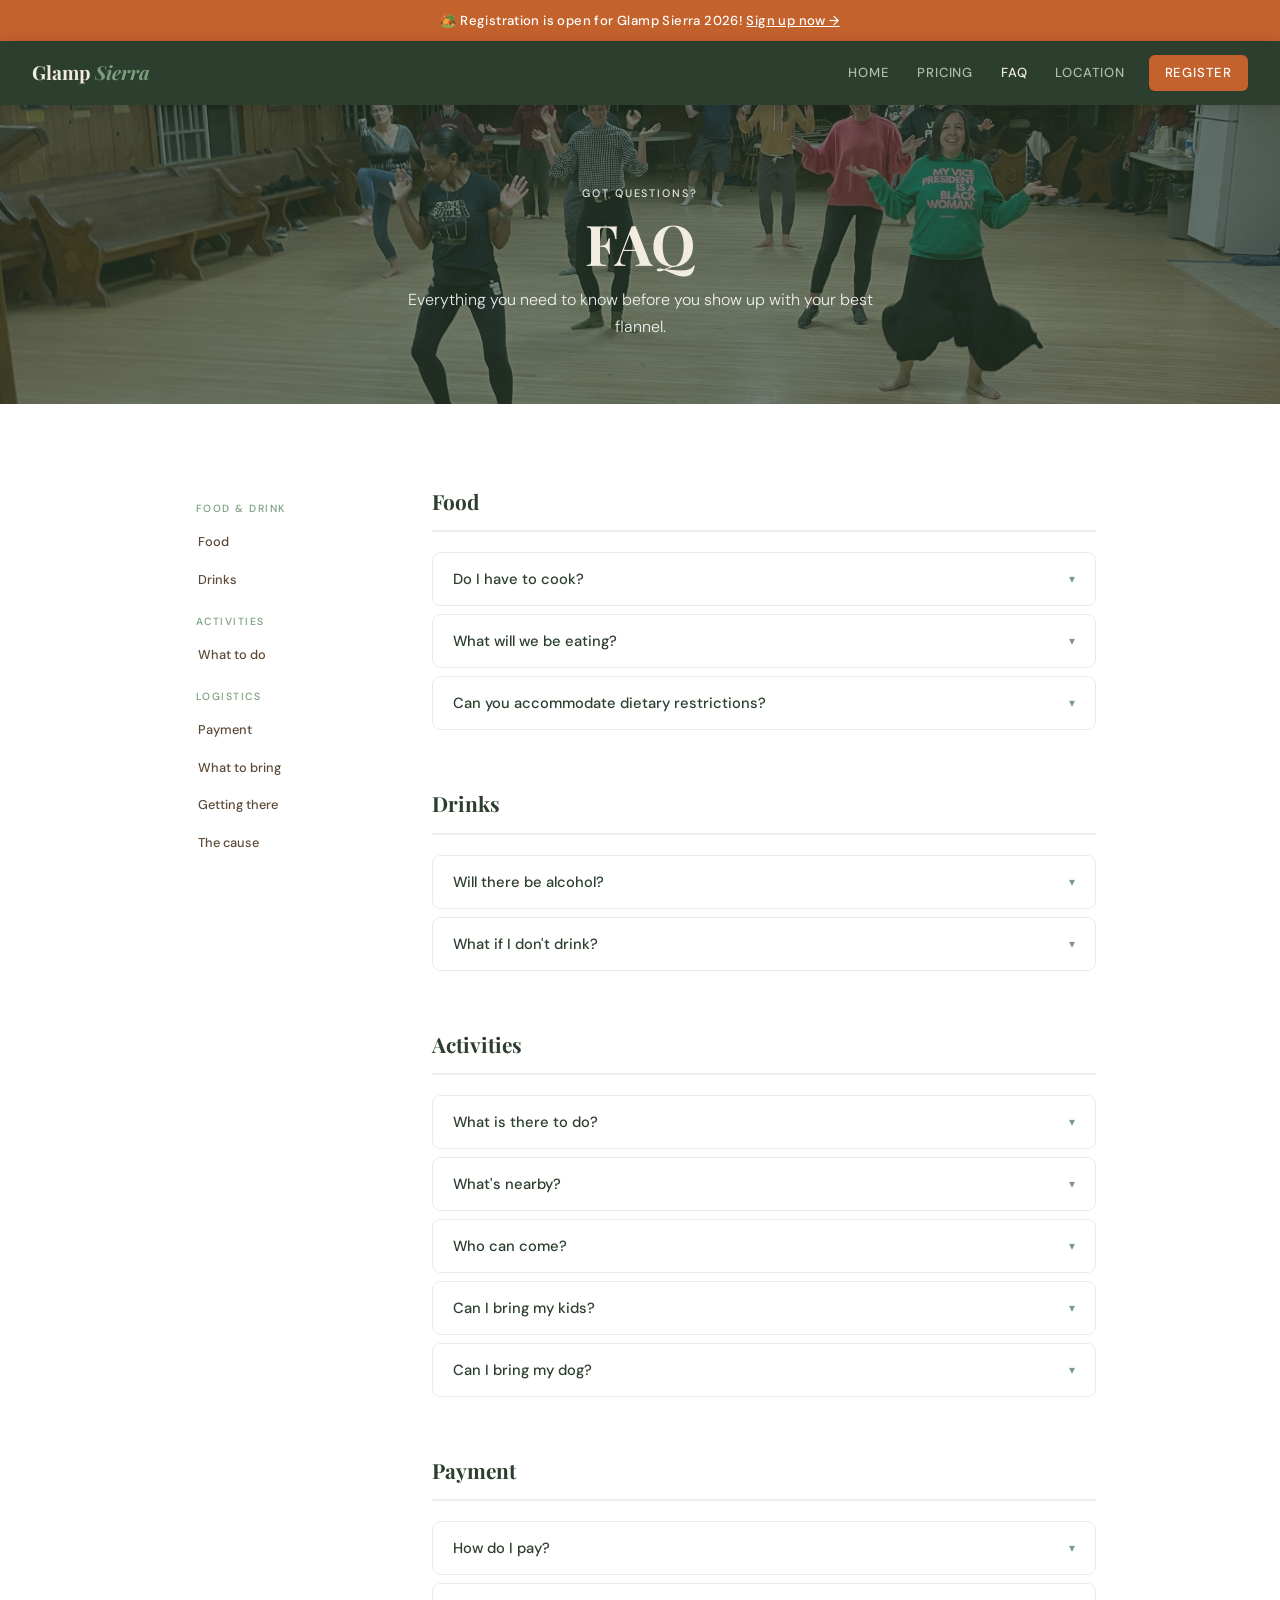
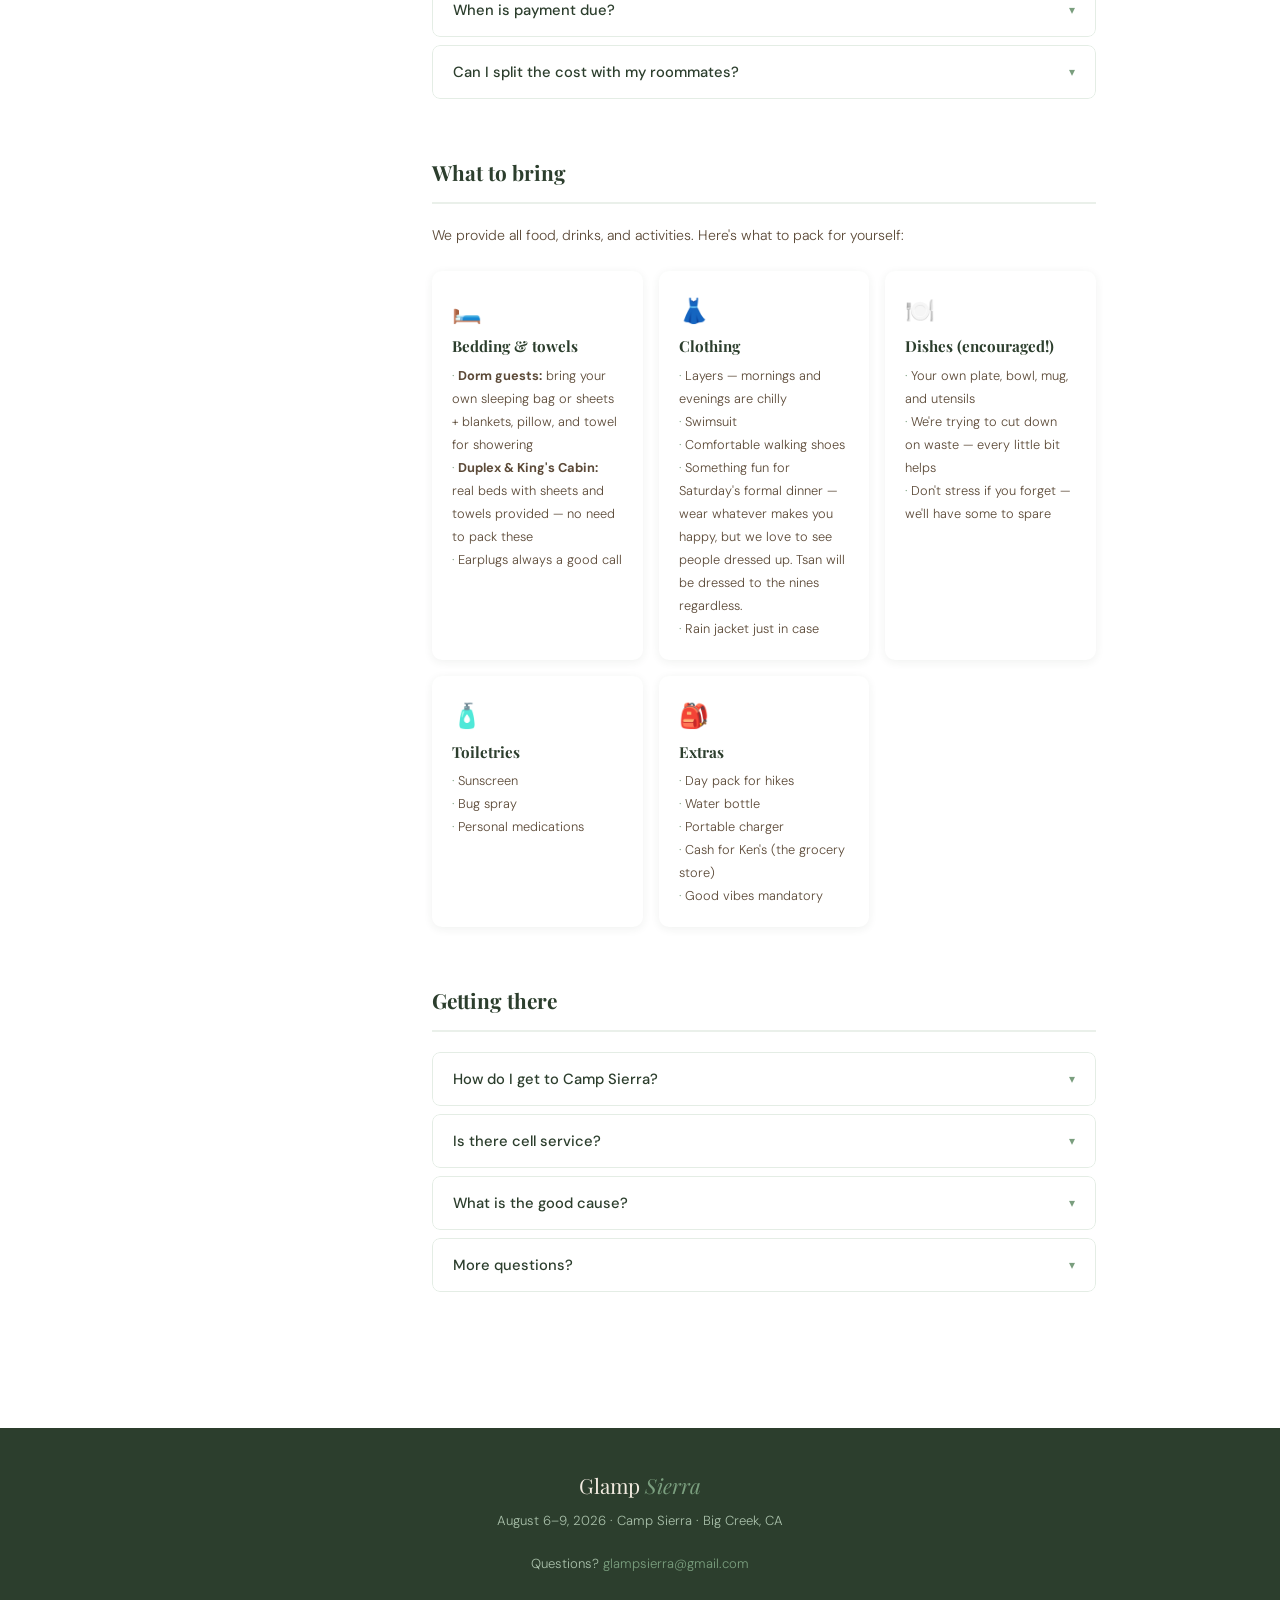
<file: faq.html>
<!DOCTYPE html>
<html lang="en">
<head>
<meta charset="UTF-8">
<link rel="icon" type="image/x-icon" href="favicon.ico">
<link rel="icon" type="image/png" sizes="32x32" href="favicon-32x32.png">
<link rel="icon" type="image/png" sizes="16x16" href="favicon-16x16.png">
<link rel="apple-touch-icon" sizes="180x180" href="apple-touch-icon.png">
<link rel="icon" type="image/png" sizes="192x192" href="android-chrome-192x192.png">
<link rel="icon" type="image/png" sizes="512x512" href="android-chrome-512x512.png">
<meta name="viewport" content="width=device-width, initial-scale=1.0">
<title>FAQ — Glamp Sierra 2026</title>
<!-- Open Graph / iMessage / social preview -->
<!-- 📸 REPLACE the og:image URL below with your actual image URL once uploaded to GitHub -->
<meta property="og:type"        content="website">
<meta property="og:url"         content="https://www.glampsierra.com/faq">
<meta property="og:title"       content="FAQ — Glamp Sierra 2026">
<meta property="og:description" content="Everything you need to know before you show up with your best flannel.">
<meta property="og:image"       content="https://www.glampsierra.com/images/preview.jpeg">
<meta name="twitter:card"       content="summary_large_image">
<meta name="twitter:image"      content="https://www.glampsierra.com/images/preview.jpeg">
<link href="https://fonts.googleapis.com/css2?family=Playfair+Display:ital,wght@0,700;1,400&family=DM+Sans:wght@300;400;500&display=swap" rel="stylesheet">
<link rel="stylesheet" href="shared.css">
<style>
  .page-hero {
  background-image: url('images/dancing.jpeg');
}
.page-hero::before {
  background: rgba(44,62,45,0.65); /* adjust 0–1 for darkness */
}
.faq-layout { display: grid; grid-template-columns: 200px 1fr; gap: 3rem; align-items: start; }
@media (max-width: 700px) { .faq-layout { grid-template-columns: 1fr; } }

.faq-nav { position: sticky; top: 80px; }
.faq-nav a {
  display: block; font-size: 0.8rem; font-weight: 500; color: var(--bark);
  padding: 0.45rem 0.75rem; border-radius: 6px; text-decoration: none;
  border-left: 2px solid transparent; transition: all 0.2s;
  margin-bottom: 0.15rem;
}
.faq-nav a:hover { color: var(--pine); border-left-color: var(--sage); background: var(--mist); }
.faq-nav .faq-nav-section {
  font-size: 0.65rem; font-weight: 500; letter-spacing: 0.14em;
  text-transform: uppercase; color: var(--sage); margin: 1rem 0 0.4rem 0.75rem;
}

.faq-section { margin-bottom: 3.5rem; scroll-margin-top: 80px; }
.faq-section-title {
  font-family: 'Playfair Display', serif; font-size: 1.3rem; font-weight: 700;
  color: var(--pine); margin-bottom: 1.25rem; padding-bottom: 0.75rem;
  border-bottom: 2px solid var(--mist);
}

.faq-item { margin-bottom: 0.5rem; border-radius: 8px; overflow: hidden; }
.faq-q {
  width: 100%; text-align: left; background: var(--white);
  border: 1.5px solid #e4ede5; border-radius: 8px;
  padding: 1rem 1.25rem; font-family: 'DM Sans', sans-serif;
  font-size: 0.92rem; font-weight: 500; color: var(--pine);
  cursor: pointer; display: flex; justify-content: space-between; align-items: center;
  transition: all 0.2s;
}
.faq-q:hover { background: var(--mist); border-color: var(--sage); }
.faq-q.open { background: var(--mist); border-color: var(--pine); border-radius: 8px 8px 0 0; }
.faq-q .chevron { font-size: 0.75rem; transition: transform 0.2s; color: var(--sage); }
.faq-q.open .chevron { transform: rotate(180deg); }
.faq-a {
  display: none; padding: 1rem 1.25rem 1.25rem;
  background: var(--mist); border: 1.5px solid var(--pine);
  border-top: none; border-radius: 0 0 8px 8px;
  font-size: 0.88rem; color: var(--bark); line-height: 1.75;
}
.faq-a.open { display: block; }
.faq-a a { color: var(--ember); }

/* What to bring */
.bring-grid { display: grid; grid-template-columns: repeat(auto-fit, minmax(200px, 1fr)); gap: 1rem; margin-top: 1.25rem; }
.bring-card {
  background: var(--white); border-radius: 10px; padding: 1.25rem;
  box-shadow: 0 2px 10px rgba(44,62,45,0.07);
}
.bring-card .bring-icon { font-size: 1.5rem; margin-bottom: 0.5rem; }
.bring-card h4 { font-family: 'Playfair Display', serif; font-size: 0.95rem; color: var(--pine); margin-bottom: 0.5rem; }
.bring-card ul { list-style: none; font-size: 0.8rem; color: var(--bark); line-height: 1.8; }
.bring-card ul li::before { content: '· '; color: var(--sage); }

@media (max-width: 700px) {
  .faq-nav { display: none; }
  .faq-layout { grid-template-columns: 1fr; }
}

</style>
</head>
<body>

<div class="announce">
  🏕️ Registration is open for Glamp Sierra 2026! <a href="registration.html">Sign up now →</a>
</div>

<nav>
  <a href="index.html" class="nav-logo">Glamp <em>Sierra</em></a>
  <button class="nav-hamburger" onclick="this.nextElementSibling.classList.toggle('open')" aria-label="Menu">
    <span></span><span></span><span></span>
  </button>
  <div class="nav-links">
    <a href="index.html">Home</a>
    <a href="pricing.html">Pricing</a>
    <a href="faq.html" class="active">FAQ</a>
    <a href="location.html">Location</a>
    <a href="registration.html" class="register-link">Register</a>
  </div>
</nav>

<div class="page-hero">
  <span class="eyebrow">Got questions?</span>
  <h1>FAQ</h1>
  <p>Everything you need to know before you show up with your best flannel.</p>
</div>

<section class="section">
  <div class="container">
    <div class="faq-layout">

      <!-- Sidebar nav -->
      <aside class="faq-nav" id="faqNav">
        <div class="faq-nav-section">Food & Drink</div>
        <a href="#food">Food</a>
        <a href="#drinks">Drinks</a>
        <div class="faq-nav-section">Activities</div>
        <a href="#activities">What to do</a>
        <div class="faq-nav-section">Logistics</div>
        <a href="#payment">Payment</a>
        <a href="#bring">What to bring</a>
        <a href="#getting-there">Getting there</a>
        <a href="#getting-there">The cause</a>
      </aside>

      <!-- FAQ content -->
      <div>

        <div class="faq-section" id="food">
          <div class="faq-section-title">Food</div>

          <div class="faq-item">
            <button class="faq-q" onclick="toggleFaq(this)">Do I have to cook? <span class="chevron">▾</span></button>
            <div class="faq-a">Nope, no cooking for you! Meals are provided all weekend (we even like vegans). Most importantly, the coffee will be just as strong.
              <br><br>
              Breakfast and dinner are provided every day — from Thursday dinner through Sunday breakfast. Lunch isn't included since most people head out for day trips, hikes, or boating. That said, we'll have sandwich fixings and snacks out during breakfast so you can throw together a bag lunch before you head out.
            </div>
          </div>

          <div class="faq-item">
            <button class="faq-q" onclick="toggleFaq(this)">What will we be eating? <span class="chevron">▾</span></button>
            <div class="faq-a">It's Glamping, so no beans n' franks. Menu planning is underway, but by popular demand we'll have beignets and coffee for those of you who missed JazzFest. Saturday's formal dinner will feature Italian cheeses to go with some amazing sparkling waters.</div>
          </div>

          <div class="faq-item">
            <button class="faq-q" onclick="toggleFaq(this)">Can you accommodate dietary restrictions? <span class="chevron">▾</span></button>
            <div class="faq-a">Yes! Please note any dietary restrictions or allergies in your registration (vegetarian, gluten-free, shellfish allergy, no red meat, etc.) and we'll make sure you're taken care of.</div>
          </div>
        </div>

        <div class="faq-section" id="drinks">
          <div class="faq-section-title">Drinks</div>

          <div class="faq-item">
            <button class="faq-q" onclick="toggleFaq(this)">Will there be alcohol? <span class="chevron">▾</span></button>
            <div class="faq-a">It's glamping, folks — have you met us?</div>
          </div>

          <div class="faq-item">
            <button class="faq-q" onclick="toggleFaq(this)">What if I don't drink? <span class="chevron">▾</span></button>
            <div class="faq-a">No problem at all — choose the non-alcoholic camp plan ($175/person) and you'll have full access to all meals plus a great selection of non-alcoholic beverages. You'll just save $75 and remember more of the weekend.</div>
          </div>
        </div>

        <div class="faq-section" id="activities">
          <div class="faq-section-title">Activities</div>

          <div class="faq-item">
            <button class="faq-q" onclick="toggleFaq(this)">What is there to do? <span class="chevron">▾</span></button>
            <div class="faq-a">Where do we begin. Besides the normal mountain-y things — hiking, swimming, eating, and drinking — we have a packed-ish schedule, which also includes doing absolutely nothing:
              <br><br>
              <strong>Food & drink events:</strong> Nightly happy hour, a featured tasting on Saturday, and a formalwear Saturday dinner (OK, formal wear is optional and a little dusty, but come on, when’s the last time you got fancy and still smelled pine. 
              <br><br>
              <strong>Activities:</strong> Movie night (last year was “My Cousin Vinny,” but Tsan is still fighting for the Godfather), arts & crafts (knitting class, apron stamping with a carved potato — yes, really), meteor shower watching (three years running, now), floating down Shaver lake, pontoon boat rental on the lake (great for watching Kevin and Molly train for a triathlon from a comfortable seated position, with snacks), a drive and dip Mono Hot Springs, and Professor Noah leading a hike (attendance strongly encouraged for finding your way back to camp afterwards). 
              <br><br>
              Do you feel lucky, punk?  Well, DO ya? Climb Kirhoff Dome.  Feeling plucky, drunk? Try to guess the price of the wine.  Feeling yucky, punk? The mountain air and a dip in the swimming hole will heal ya.
              <br><br>
              Or just grab a map and the car and make your own way.  Huntington Lake is 20 minutes away for sailing and SUPping.  Shaver Lake has everything you need (in fact, their store’s motto is “if we don’t have it, you don’t need it”), and the trails abound.  Bikes welcome.
              <br><br>
              <strong>Folk Dancing:</strong> Thursday night antics in the Rec Hall, with classic instruction from a bona fide teacher.  This year, to coincide with our Margarita Bar, the first dance with be a cumbia.  Can you say “Yolanda?”  I knew you could.  We promise you’ll have fun.
              <br><br>
              <strong>PowerPoint Presentions:</strong> JK.
              <br><br>
              <strong>Games:</strong> We’ve got ‘em.  You play ‘em.   A GLAMP tradition though is Celebrity — our beloved and highly competitive group guessing game, similar to Taboo/Fishbowl. Teams take turns guessing famous names from clues. It's chaotic, it's intense, and it's the source of about 40% of Glamp Sierra's most memorable moments. Rules explained at camp. Jeffery is still not allowed to nominate German royalty from the 18th century. There's also a strong rumor of game night featuring bid whist (Lessons by Lisa), dominoes (Wedel Rules), cribbage, Backgammon tournament [brackets by Kevin], and – as always – full- -contact butterfly wrestling. 
              <br><br>
              <strong>Sunday Morning Sunrise Hike:</strong> Before you hit the road, if there’s interest, we’ll do coffee and beignets at the top of a nearby hill (25 minute hike).  Formal wear optional, but encouraged.  Our pack mules (Tsan and Kevin) will pack in the kitchen and you’ll have fresh doughnuts in the wilderness.  
              <br><br>
              Glamping is a collaborative effort — if you'd like to lead an activity, let us know!
            </div>
          </div>

          <div class="faq-item">
            <button class="faq-q" onclick="toggleFaq(this)">What's nearby? <span class="chevron">▾</span></button>
            <div class="faq-a">Camp Sierra is 8 miles (15 min) from Shaver Lake, which has boat rentals, swimming beaches, and several restaurants and bars. Huntington Lake is 7 miles (25 min) away with swimming and boating. The area has excellent hiking — check the <a href="location.html">Location page</a> for our favorites.</div>
          </div>

          <div class="faq-item">
            <button class="faq-q" onclick="toggleFaq(this)">Who can come? <span class="chevron">▾</span></button>
            <div class="faq-a">Glamp Sierra is open to everyone — returning Glampers, fresh faces, friends, family, coworkers, that person from the farmers market who seems fun. If you know someone who'd love a long weekend in the mountains with great food, great drinks, and great people, bring them. The more the merrier.</div>
          </div>

          <div class="faq-item">
            <button class="faq-q" onclick="toggleFaq(this)">Can I bring my kids? <span class="chevron">▾</span></button>
            <div class="faq-a">Absolutely — kids are welcome! Just know that Glamp Sierra is a self-directed weekend with no structured kids' programming or childcare. It works best for families who are comfortable with their little ones joining the general chaos of adult glamping. Older kids who can hang tend to have a blast.
              <br><br>
              <strong>Kids pricing:</strong> Under 4 are free. Ages 4–12 are $125. Ages 13 and up register at the non-alcoholic camp plan rate ($175). All plans include all meals.
            </div>
          </div>

          <div class="faq-item">
            <button class="faq-q" onclick="toggleFaq(this)">Can I bring my dog? <span class="chevron">▾</span></button>
            <div class="faq-a">Yes, with one condition: dogs are only permitted in the Duplex lodging or King's Cabin. No dogs in the Dorms or tent camping area. Please make sure your pup is well-behaved around other people and clean up after them — we want to keep Camp Sierra's good graces for years to come.</div>
          </div>

        </div>

        <div class="faq-section" id="payment">
          <div class="faq-section-title">Payment</div>

          <div class="faq-item">
            <button class="faq-q" onclick="toggleFaq(this)">How do I pay? <span class="chevron">▾</span></button>
            <div class="faq-a">After you complete registration, you'll see payment instructions for the method you chose: Venmo, Zelle, PayPal (friends &amp; family), or check at camp. For Venmo, PayPal, and Zelle — please send as friends &amp; family to avoid fees. Include your name in the memo so we can match your payment.</div>
          </div>

          <div class="faq-item">
            <button class="faq-q" onclick="toggleFaq(this)">When is payment due? <span class="chevron">▾</span></button>
            <div class="faq-a">We ask that you send payment at your earliest convenience after registering — just don't make us chase you down at camp! 
              <br><br>
              If you have any issues, just reach out at <a href="mailto:glampsierra@gmail.com">glampsierra@gmail.com</a> and we'll work something out.</div>
          </div>

          <div class="faq-item">
            <button class="faq-q" onclick="toggleFaq(this)">Can I split the cost with my roommates? <span class="chevron">▾</span></button>
            <div class="faq-a">Absolutely! You have two options:
              <br><br>
              <strong>Option 1 — Register as a group:</strong> One person registers the whole room, adds all roommates, and pays the full total. You'll then handle collecting from your friends yourself — Venmo requests, the honor system, whatever works for your crew. We trust you.
              <br><br>
              <strong>Option 2 — Register individually:</strong> One person books the room first, then everyone else uses the "Join a reservation" option to add themselves separately. Each person pays their own share directly. Easy, no IOUs required.
              <br><br>
              Up to you!
            </div>
          </div>
        </div>

        <div class="faq-section" id="bring">
          <div class="faq-section-title">What to bring</div>
          <p style="color:var(--bark);font-size:0.88rem;margin-bottom:1.5rem;">We provide all food, drinks, and activities. Here's what to pack for yourself:</p>

          <div class="bring-grid">
            <div class="bring-card">
              <div class="bring-icon">🛏️</div>
              <h4>Bedding & towels</h4>
              <ul>
                <li><strong>Dorm guests:</strong> bring your own sleeping bag or sheets + blankets, pillow, and towel for showering</li>
                <li><strong>Duplex & King's Cabin:</strong> real beds with sheets and towels provided — no need to pack these</li>
                <li>Earplugs always a good call</li>
              </ul>
            </div>
            <div class="bring-card">
              <div class="bring-icon">👗</div>
              <h4>Clothing</h4>
              <ul>
                <li>Layers — mornings and evenings are chilly</li>
                <li>Swimsuit</li>
                <li>Comfortable walking shoes</li>
                <li>Something fun for Saturday's formal dinner — wear whatever makes you happy, but we love to see people dressed up. Tsan will be dressed to the nines regardless.</li>
                <li>Rain jacket just in case</li>
              </ul>
            </div>
            <div class="bring-card">
              <div class="bring-icon">🍽️</div>
              <h4>Dishes (encouraged!)</h4>
              <ul>
                <li>Your own plate, bowl, mug, and utensils</li>
                <li>We're trying to cut down on waste — every little bit helps</li>
                <li>Don't stress if you forget — we'll have some to spare</li>
              </ul>
            </div>
            <div class="bring-card">
              <div class="bring-icon">🧴</div>
              <h4>Toiletries</h4>
              <ul>
                <li>Sunscreen</li>
                <li>Bug spray</li>
                <li>Personal medications</li>
              </ul>
            </div>
            <div class="bring-card">
              <div class="bring-icon">🎒</div>
              <h4>Extras</h4>
              <ul>
                <li>Day pack for hikes</li>
                <li>Water bottle</li>
                <li>Portable charger</li>
                <li>Cash for Ken's (the grocery store)</li>
                <li>Good vibes mandatory</li>
              </ul>
            </div>
          </div>
        </div>

        <div class="faq-section" id="getting-there">
          <div class="faq-section-title">Getting there</div>

          <div class="faq-item">
            <button class="faq-q" onclick="toggleFaq(this)">How do I get to Camp Sierra? <span class="chevron">▾</span></button>
            <div class="faq-a">Camp Sierra is located at 40801 CA-168, Big Creek, CA 93605 in the Sierra Nevada mountains — about 60 miles northeast of Fresno. See the <a href="location.html">Location page</a> for a map and directions.</div>
          </div>

          <div class="faq-item">
            <button class="faq-q" onclick="toggleFaq(this)">Is there cell service? <span class="chevron">▾</span></button>
            <div class="faq-a">Verizon works great, AT&T is decent, and everyone else is on their own. WiFi is available in the lodge buildings. Download your offline maps before you head up the mountain just in case.</div>
          </div>

          <div class="faq-item">
            <button class="faq-q" onclick="toggleFaq(this)">What is the good cause? <span class="chevron">▾</span></button>
            <div class="faq-a">Camp Sierra holds a very special place in the hearts of our organizers Tsan and Molly, who both grew up going to family camp here. In September 2020, the Creek Fire — one of the largest wildfires in California history — started just half a mile from camp. Luckily the majority of camp was spared, but the outdoor chapel burned to the ground and the surrounding area was badly damaged. Camp Sierra is actively rebuilding, and groups like ours renting the facilities make a real difference to their operating budget. We come back every year because we want to make sure this special place sticks around for many more generations to enjoy.
              <br><br>
              You'll notice the burn area as you drive in — but look beyond it, because the wildflowers are beginning to grow back, and it's genuinely beautiful.
            </div>
          </div>

          <div class="faq-item">
            <button class="faq-q" onclick="toggleFaq(this)">More questions? <span class="chevron">▾</span></button>
            <div class="faq-a">Email us at <a href="mailto:glampsierra@gmail.com">glampsierra@gmail.com</a> — we're happy to help.</div>
          </div>
        </div>

      </div>
    </div>
  </div>
</section>

<footer>
  <span class="footer-logo">Glamp <em>Sierra</em></span>
  August 6–9, 2026 · Camp Sierra · Big Creek, CA<br><br>
  Questions? <a href="mailto:glampsierra@gmail.com">glampsierra@gmail.com</a>
</footer>

<script>
function toggleFaq(btn) {
  const answer = btn.nextElementSibling;
  const isOpen = btn.classList.contains('open');
  // close all
  document.querySelectorAll('.faq-q.open').forEach(b => { b.classList.remove('open'); b.nextElementSibling.classList.remove('open'); });
  if (!isOpen) { btn.classList.add('open'); answer.classList.add('open'); }
}
document.querySelectorAll('.nav-links a').forEach(a => {
  a.addEventListener('click', () => document.querySelector('.nav-links').classList.remove('open'));
});
</script>
</body>
</html>
</file>
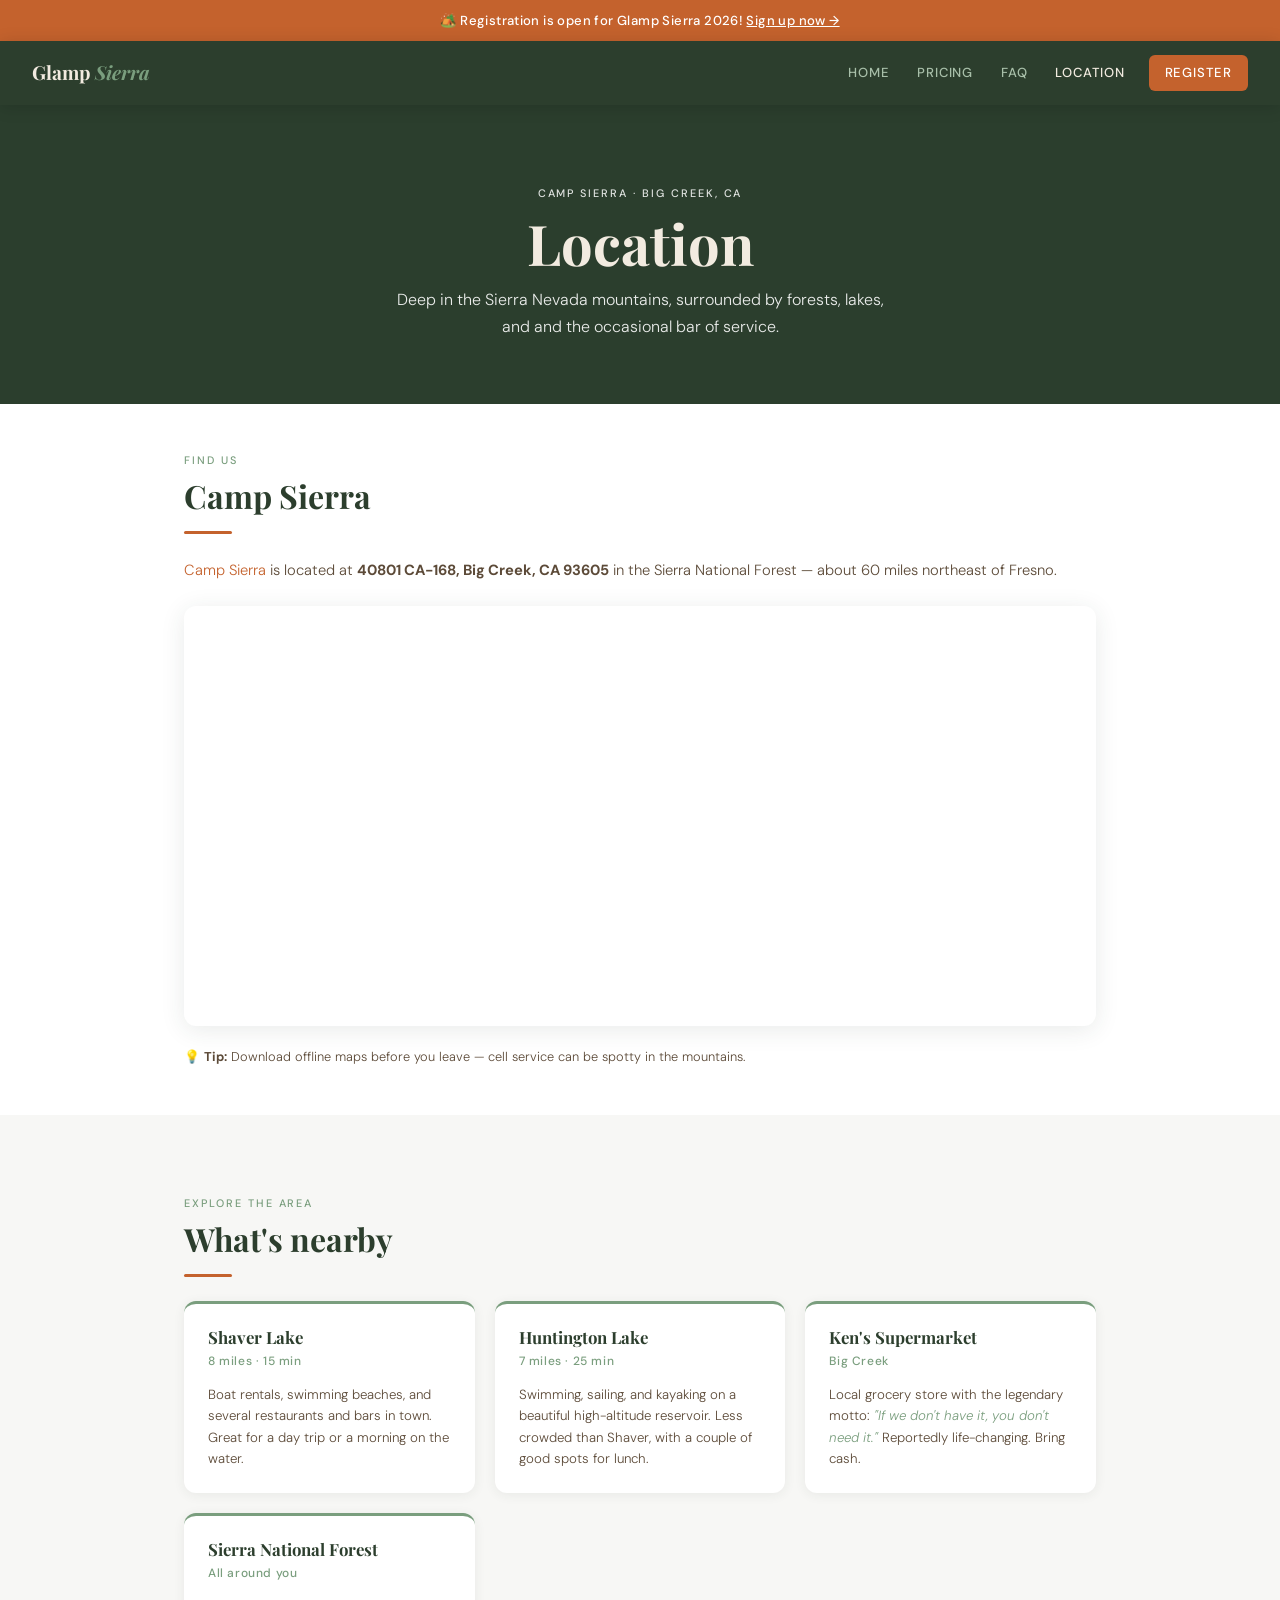
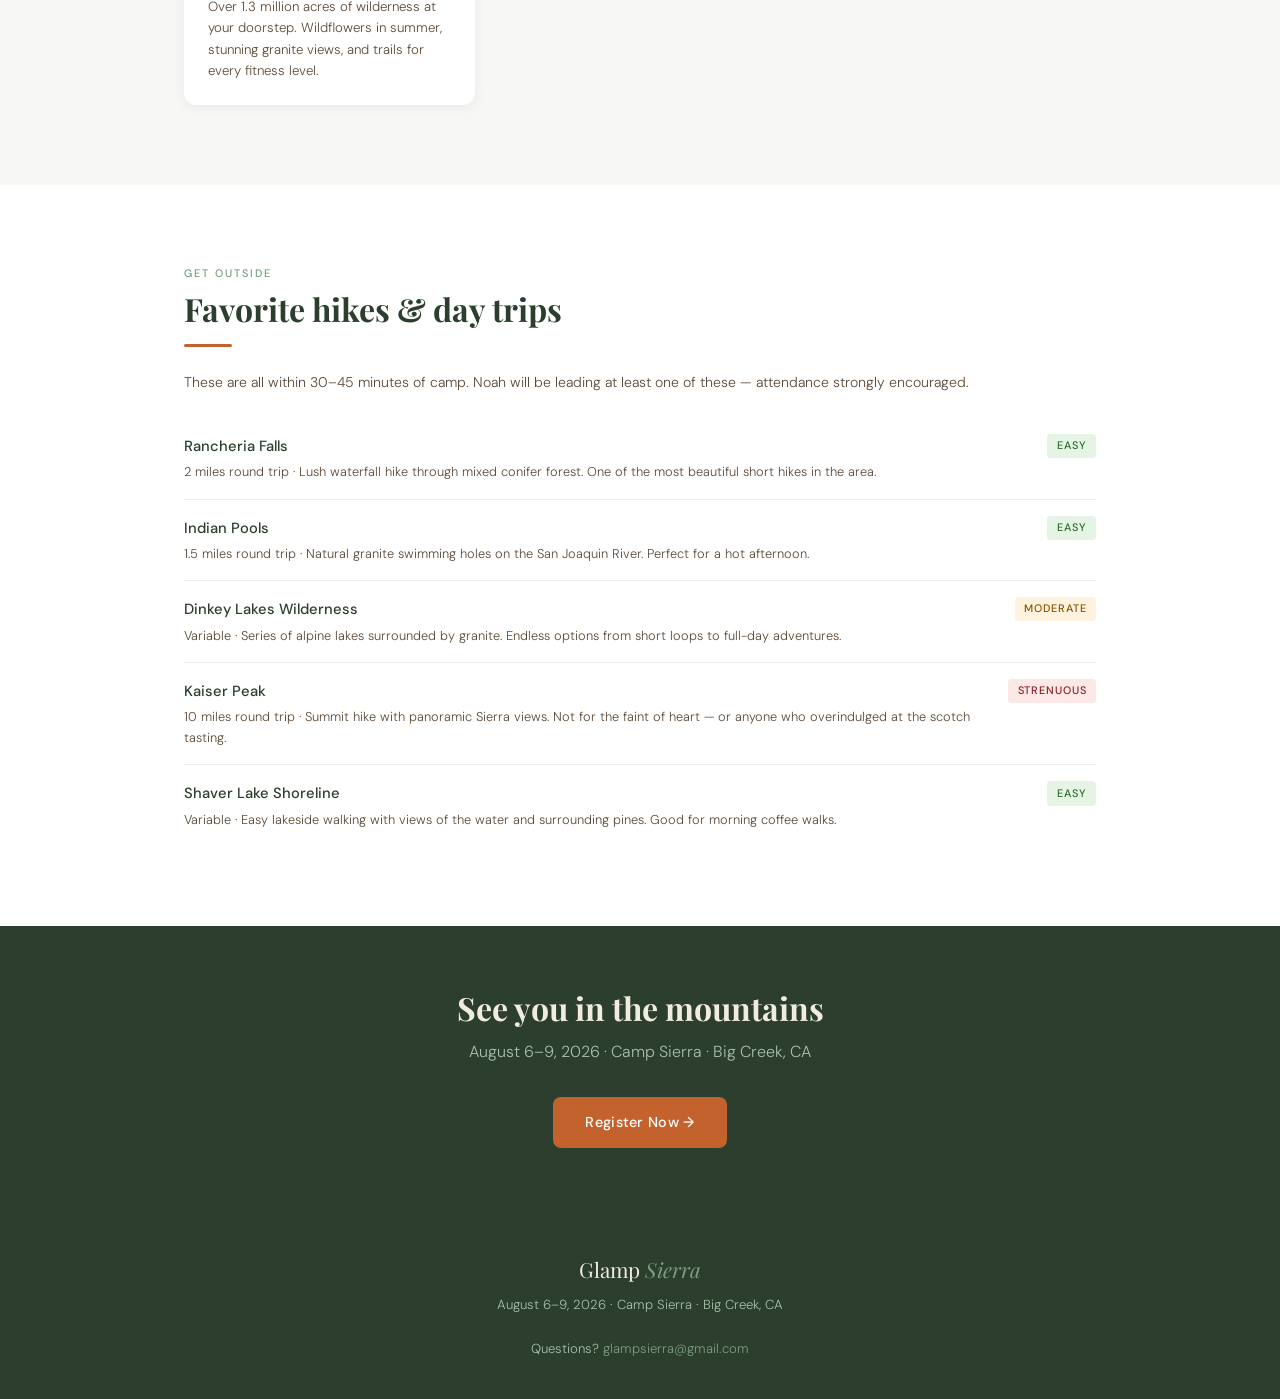
<file: location.html>
<!DOCTYPE html>
<html lang="en">
<head>
<meta charset="UTF-8">
<link rel="icon" type="image/x-icon" href="favicon.ico">
<link rel="icon" type="image/png" sizes="32x32" href="favicon-32x32.png">
<link rel="icon" type="image/png" sizes="16x16" href="favicon-16x16.png">
<link rel="apple-touch-icon" sizes="180x180" href="apple-touch-icon.png">
<link rel="icon" type="image/png" sizes="192x192" href="android-chrome-192x192.png">
<link rel="icon" type="image/png" sizes="512x512" href="android-chrome-512x512.png">
<meta name="viewport" content="width=device-width, initial-scale=1.0">
<title>Location — Glamp Sierra 2026</title>
<!-- Open Graph / iMessage / social preview -->
<!-- 📸 REPLACE the og:image URL below with your actual image URL once uploaded to GitHub -->
<meta property="og:type"        content="website">
<meta property="og:url"         content="https://www.glampsierra.com/location">
<meta property="og:title"       content="Location — Glamp Sierra 2026">
<meta property="og:description" content="Camp Sierra · Big Creek, CA · Deep in the Sierra Nevada mountains, surrounded by forests, lakes, and wildflowers.">
<meta property="og:image"       content="https://glampsierra.github.io/glamp-sierra/images/preview.jpeg">
<meta name="twitter:card"       content="summary_large_image">
<meta name="twitter:image"      content="https://glampsierra.github.io/glamp-sierra/images/preview.jpeg">
<link href="https://fonts.googleapis.com/css2?family=Playfair+Display:ital,wght@0,700;1,400&family=DM+Sans:wght@300;400;500&display=swap" rel="stylesheet">
<link rel="stylesheet" href="shared.css">
<style>
  .page-hero {
  background-image: url('images/swimming-hole.HEIC');
}
.page-hero::before {
  background: rgba(44,62,45,0.65); /* adjust 0–1 for darkness */
}
.map-embed {
  width: 100%; height: 420px; border: none;
  border-radius: var(--radius); box-shadow: 0 4px 24px rgba(44,62,45,0.1);
}

.nearby-grid { display: grid; grid-template-columns: repeat(auto-fit, minmax(240px, 1fr)); gap: 1.25rem; }
.nearby-card {
  background: var(--white); border-radius: var(--radius); padding: 1.5rem;
  box-shadow: 0 2px 12px rgba(44,62,45,0.07);
  border-top: 3px solid var(--sage);
}
.nearby-card h3 { font-family: 'Playfair Display', serif; font-size: 1.05rem; color: var(--pine); margin-bottom: 0.3rem; }
.nearby-card .distance { font-size: 0.75rem; color: var(--sage); font-weight: 500; letter-spacing: 0.05em; margin-bottom: 0.75rem; }
.nearby-card p { font-size: 0.83rem; color: var(--bark); line-height: 1.6; }

.hike-list { list-style: none; }
.hike-list li {
  padding: 1rem 0; border-bottom: 1px solid var(--mist);
  display: grid; grid-template-columns: 1fr auto; gap: 1rem; align-items: start;
}
.hike-list li:last-child { border-bottom: none; }
.hike-name { font-weight: 500; color: var(--pine); font-size: 0.92rem; }
.hike-detail { font-size: 0.8rem; color: var(--bark); margin-top: 0.2rem; }
.hike-badge {
  font-size: 0.68rem; font-weight: 500; letter-spacing: 0.08em;
  text-transform: uppercase; padding: 0.2rem 0.6rem; border-radius: 4px;
  white-space: nowrap;
}
.easy { background: #e6f4e6; color: #2a6e2a; }
.moderate { background: #fff3e0; color: #8a5200; }
.hard { background: #fde8e8; color: #8a2020; }
</style>
</head>
<body>

<div class="announce">
  🏕️ Registration is open for Glamp Sierra 2026! <a href="registration.html">Sign up now →</a>
</div>

<nav>
  <a href="index.html" class="nav-logo">Glamp <em>Sierra</em></a>
  <button class="nav-hamburger" onclick="this.nextElementSibling.classList.toggle('open')" aria-label="Menu">
    <span></span><span></span><span></span>
  </button>
  <div class="nav-links">
    <a href="index.html">Home</a>
    <a href="pricing.html">Pricing</a>
    <a href="faq.html">FAQ</a>
    <a href="location.html" class="active">Location</a>
    <a href="registration.html" class="register-link">Register</a>
  </div>
</nav>

<div class="page-hero">
  <span class="eyebrow">Camp Sierra · Big Creek, CA</span>
  <h1>Location</h1>
  <p>Deep in the Sierra Nevada mountains, surrounded by forests, lakes, and and the occasional bar of service.</p>
</div>

<!-- Map -->
<section class="section-sm">
  <div class="container">
    <span class="eyebrow">Find us</span>
    <h2 style="font-size:clamp(1.5rem,3vw,2rem);margin-bottom:0.5rem;">Camp Sierra</h2>
    <div class="divider"></div>
    <p style="color:var(--bark);margin-bottom:1.5rem;font-size:0.92rem;">
      <a href="http://campsierra.org" target="_blank">Camp Sierra</a> is located at <strong>40801 CA-168, Big Creek, CA 93605</strong> in the Sierra National Forest — about 60 miles northeast of Fresno.
    </p>
    <iframe class="map-embed"
      src="https://www.google.com/maps/embed?pb=!1m16!1m12!1m3!1d6356.579306718653!2d-119.26381088694245!3d37.19334905258255!2m3!1f0!2f0!3f0!3m2!1i1024!2i768!4f13.1!2m1!1scamp%20sierra!5e0!3m2!1sen!2sus!4v1781246150977!5m2!1sen!2sus"
      allowfullscreen loading="lazy" referrerpolicy="no-referrer-when-downgrade">
    </iframe>
    <p style="font-size:0.8rem;color:var(--bark);margin-top:0.75rem;">
      💡 <strong>Tip:</strong> Download offline maps before you leave — cell service can be spotty in the mountains.
    </p>
  </div>
</section>

<!-- Nearby -->
<section class="section section-alt">
  <div class="container">
    <span class="eyebrow">Explore the area</span>
    <h2 style="font-size:clamp(1.5rem,3vw,2rem);margin-bottom:0.5rem;">What's nearby</h2>
    <div class="divider"></div>
    <div class="nearby-grid">
      <div class="nearby-card">
        <h3>Shaver Lake</h3>
        <div class="distance">8 miles · 15 min</div>
        <p>Boat rentals, swimming beaches, and several restaurants and bars in town. Great for a day trip or a morning on the water.</p>
      </div>
      <div class="nearby-card">
        <h3>Huntington Lake</h3>
        <div class="distance">7 miles · 25 min</div>
        <p>Swimming, sailing, and kayaking on a beautiful high-altitude reservoir. Less crowded than Shaver, with a couple of good spots for lunch.</p>
      </div>
      <div class="nearby-card">
        <h3>Ken's Supermarket</h3>
        <div class="distance">Big Creek</div>
        <p>Local grocery store with the legendary motto: <em>"If we don't have it, you don't need it."</em> Reportedly life-changing. Bring cash.</p>
      </div>
      <div class="nearby-card">
        <h3>Sierra National Forest</h3>
        <div class="distance">All around you</div>
        <p>Over 1.3 million acres of wilderness at your doorstep. Wildflowers in summer, stunning granite views, and trails for every fitness level.</p>
      </div>
    </div>
  </div>
</section>

<!-- Hikes -->
<section class="section">
  <div class="container">
    <span class="eyebrow">Get outside</span>
    <h2 style="font-size:clamp(1.5rem,3vw,2rem);margin-bottom:0.5rem;">Favorite hikes &amp; day trips</h2>
    <div class="divider"></div>
    <p style="color:var(--bark);font-size:0.88rem;margin-bottom:1.5rem;">These are all within 30–45 minutes of camp. Noah will be leading at least one of these — attendance strongly encouraged.</p>

    <ul class="hike-list">
      <li>
        <div>
          <div class="hike-name">Rancheria Falls</div>
          <div class="hike-detail">2 miles round trip · Lush waterfall hike through mixed conifer forest. One of the most beautiful short hikes in the area.</div>
        </div>
        <span class="hike-badge easy">Easy</span>
      </li>
      <li>
        <div>
          <div class="hike-name">Indian Pools</div>
          <div class="hike-detail">1.5 miles round trip · Natural granite swimming holes on the San Joaquin River. Perfect for a hot afternoon.</div>
        </div>
        <span class="hike-badge easy">Easy</span>
      </li>
      <li>
        <div>
          <div class="hike-name">Dinkey Lakes Wilderness</div>
          <div class="hike-detail">Variable · Series of alpine lakes surrounded by granite. Endless options from short loops to full-day adventures.</div>
        </div>
        <span class="hike-badge moderate">Moderate</span>
      </li>
      <li>
        <div>
          <div class="hike-name">Kaiser Peak</div>
          <div class="hike-detail">10 miles round trip · Summit hike with panoramic Sierra views. Not for the faint of heart — or anyone who overindulged at the scotch tasting.</div>
        </div>
        <span class="hike-badge hard">Strenuous</span>
      </li>
      <li>
        <div>
          <div class="hike-name">Shaver Lake Shoreline</div>
          <div class="hike-detail">Variable · Easy lakeside walking with views of the water and surrounding pines. Good for morning coffee walks.</div>
        </div>
        <span class="hike-badge easy">Easy</span>
      </li>
    </ul>
  </div>
</section>

<section style="background:var(--pine);padding:4rem 1.5rem;text-align:center;">
  <h2 style="color:var(--dawn);font-size:clamp(1.5rem,4vw,2rem);margin-bottom:0.75rem;">See you in the mountains</h2>
  <p style="color:var(--sage2);margin-bottom:2rem;">August 6–9, 2026 · Camp Sierra · Big Creek, CA</p>
  <a href="registration.html" class="btn btn-ember">Register Now →</a>
</section>

<footer>
  <span class="footer-logo">Glamp <em>Sierra</em></span>
  August 6–9, 2026 · Camp Sierra · Big Creek, CA<br><br>
  Questions? <a href="mailto:glampsierra@gmail.com">glampsierra@gmail.com</a>
</footer>

<script>
document.querySelectorAll('.nav-links a').forEach(a => {
  a.addEventListener('click', () => document.querySelector('.nav-links').classList.remove('open'));
});
</script>
</body>
</html>
</file>
<file: shared.css>
/* ── Reset & tokens ── */
*, *::before, *::after { box-sizing: border-box; margin: 0; padding: 0; }

:root {
  --pine:   #2C3E2D;
  --pine2:  #3d5a3e;
  --sage:   #7A9E7E;
  --sage2:  #a8bfa9;
  --dawn:   #F2EBE0;
  --ember:  #C4622D;
  --bark:   #5C4A38;
  --mist:   #EAF0EA;
  --white:  #FFFFFF;
  --gray:   #f7f7f5;
  --text:   #2C3E2D;
  --radius: 12px;
}

html { scroll-behavior: smooth; }

body {
  font-family: 'DM Sans', sans-serif;
  font-weight: 300;
  color: var(--text);
  background: var(--white);
  line-height: 1.65;
}

/* ── Typography ── */
h1, h2, h3, h4 {
  font-family: 'Playfair Display', serif;
  font-weight: 700;
  line-height: 1.15;
}
em { font-style: italic; color: var(--sage); }
a { color: var(--ember); text-decoration: none; }
a:hover { text-decoration: underline; }

/* ── Nav ── */
nav {
  position: sticky; top: 0; z-index: 100;
  background: var(--pine);
  display: flex; align-items: center; justify-content: space-between;
  padding: 0 2rem;
  height: 64px;
  box-shadow: 0 2px 16px rgba(0,0,0,0.15);
}
.nav-logo {
  font-family: 'Playfair Display', serif;
  font-size: 1.2rem;
  color: var(--dawn);
  font-weight: 700;
  text-decoration: none;
}
.nav-logo em { color: var(--sage); font-style: italic; }
.nav-links { display: flex; gap: 0.25rem; align-items: center; }
.nav-links a {
  color: var(--sage2);
  font-size: 0.82rem;
  font-weight: 500;
  letter-spacing: 0.06em;
  text-transform: uppercase;
  padding: 0.4rem 0.75rem;
  border-radius: 6px;
  transition: all 0.2s;
  text-decoration: none;
}
.nav-links a:hover { color: var(--dawn); background: rgba(255,255,255,0.08); }
.nav-links a.active { color: var(--dawn); }
.nav-links .register-link {
  background: var(--ember);
  color: white !important;
  padding: 0.45rem 1rem;
  border-radius: 6px;
  margin-left: 0.5rem;
}
.nav-links .register-link:hover { background: #b0561f; }

/* Hamburger for mobile */
.nav-hamburger {
  display: none;
  flex-direction: column;
  gap: 5px;
  background: none;
  border: none;
  cursor: pointer;
  padding: 4px;
}
.nav-hamburger span {
  display: block; width: 24px; height: 2px;
  background: var(--dawn); border-radius: 2px;
  transition: all 0.2s;
}

@media (max-width: 680px) {
  .nav-links { display: none; flex-direction: column; position: absolute; top: 64px; left: 0; right: 0; background: var(--pine); padding: 1rem; gap: 0.25rem; }
  .nav-links.open { display: flex; }
  .nav-links a { font-size: 0.9rem; padding: 0.6rem 1rem; }
  .nav-hamburger { display: flex; }
}

/* ── Announcement bar ── */
.announce {
  background: var(--ember);
  color: white;
  text-align: center;
  padding: 0.6rem 1rem;
  font-size: 0.82rem;
  font-weight: 500;
  letter-spacing: 0.03em;
}
.announce a { color: white; text-decoration: underline; }

/* ── Buttons ── */
.btn {
  display: inline-block;
  padding: 0.85rem 2rem;
  border-radius: 8px;
  font-family: 'DM Sans', sans-serif;
  font-size: 0.9rem;
  font-weight: 500;
  cursor: pointer;
  border: none;
  transition: all 0.2s;
  letter-spacing: 0.02em;
  text-decoration: none;
}
.btn-pine { background: var(--pine); color: var(--dawn); }
.btn-pine:hover { background: var(--pine2); text-decoration: none; color: var(--dawn); }
.btn-ember { background: var(--ember); color: white; }
.btn-ember:hover { background: #b0561f; text-decoration: none; color: white; }
.btn-outline { background: transparent; border: 2px solid var(--dawn); color: var(--dawn); }
.btn-outline:hover { background: rgba(255,255,255,0.1); text-decoration: none; color: var(--dawn); }

/* ── Layout helpers ── */
.container { max-width: 960px; margin: 0 auto; padding: 0 1.5rem; }
.container-wide { max-width: 1200px; margin: 0 auto; padding: 0 1.5rem; }
.section { padding: 5rem 0; }
.section-sm { padding: 3rem 0; }
.section-alt { background: var(--gray); }
.section-pine { background: var(--pine); color: var(--dawn); }
.section-dawn { background: var(--dawn); }

.eyebrow {
  font-size: 0.68rem;
  font-weight: 500;
  letter-spacing: 0.18em;
  text-transform: uppercase;
  color: var(--sage);
  margin-bottom: 0.5rem;
  display: block;
}
.section-pine .eyebrow { color: var(--sage2); }

/* ── Page hero (interior pages) ──
   TO ADD A BACKGROUND IMAGE to any page hero,
   add these lines in that page's <style> block:

   .page-hero {
     background-image: url('images/your-photo.jpg');
   }
   .page-hero::before {
     background: rgba(44,62,45,0.65);  ← adjust 0–1 for darkness
   }
*/
.page-hero {
  background-color: var(--pine);
  background-size: cover;
  background-position: center;
  padding: 5rem 1.5rem 4rem;
  text-align: center;
  position: relative;
}
.page-hero::before {
  content: '';
  position: absolute; inset: 0;
  background: rgba(44,62,45,0);
  pointer-events: none;
}
.page-hero > * { position: relative; }
.page-hero h1 { color: var(--dawn); font-size: clamp(2rem,5vw,3.5rem); margin-bottom: 0.75rem; }
.page-hero p { color: rgba(255,255,255,0.9); font-size: 1rem; max-width: 500px; margin: 0 auto; }
.page-hero .eyebrow { color: rgba(255,255,255,0.85); }

/* ── Footer ──*/
footer {
  background: var(--pine);
  color: var(--sage2);
  text-align: center;
  padding: 2.5rem 1rem;
  font-size: 0.82rem;
}
footer a { color: var(--sage); }
footer .footer-logo {
  font-family: 'Playfair Display', serif;
  font-size: 1.3rem;
  color: var(--dawn);
  margin-bottom: 0.5rem;
  display: block;
}
footer .footer-logo em { color: var(--sage); }

/* ── Cards ── */
.card {
  background: var(--white);
  border-radius: var(--radius);
  box-shadow: 0 2px 16px rgba(44,62,45,0.08);
  overflow: hidden;
}

/* ── Divider ── */
.divider {
  width: 48px; height: 3px;
  background: var(--ember);
  border-radius: 2px;
  margin: 1rem 0 1.5rem;
}
.divider-center { margin: 1rem auto 1.5rem; }

/* ── Responsive ── */
@media (max-width: 600px) {
  .section { padding: 3rem 0; }
  .section-sm { padding: 2rem 0; }
}
</file>
